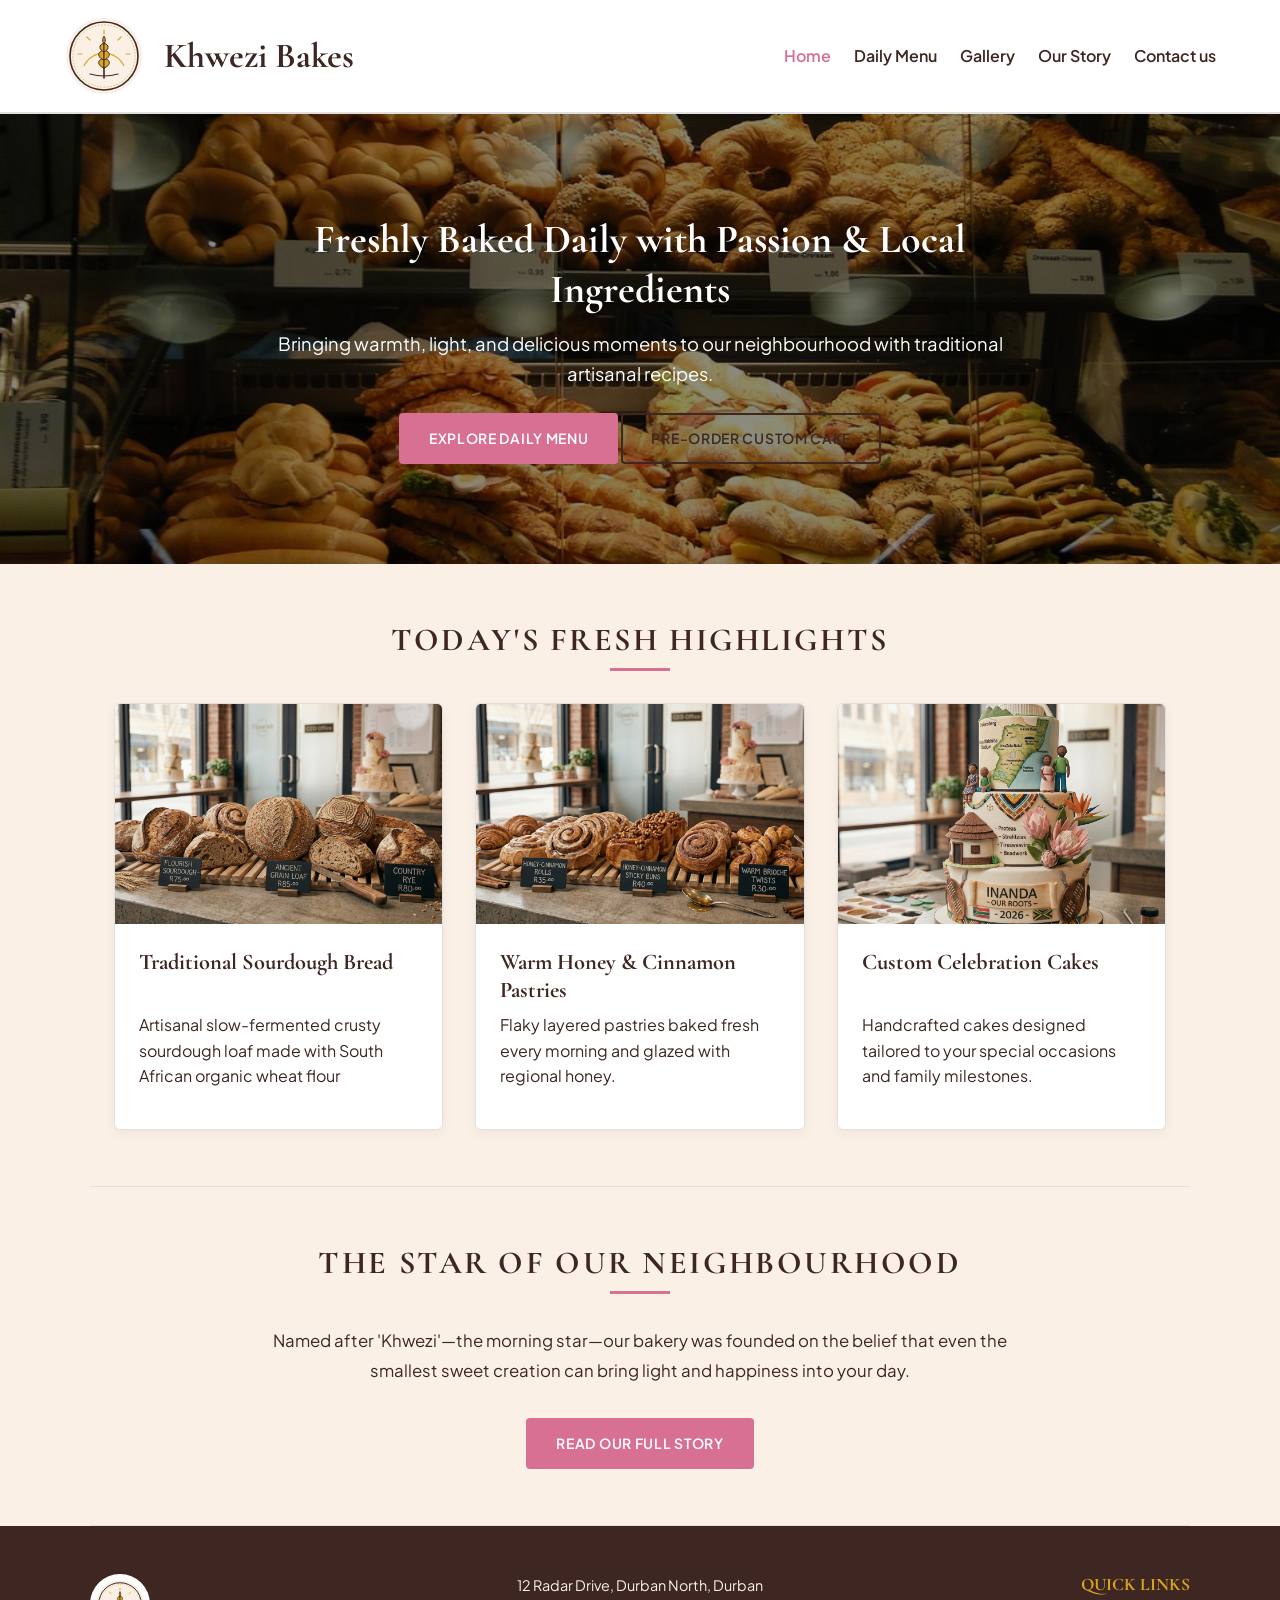
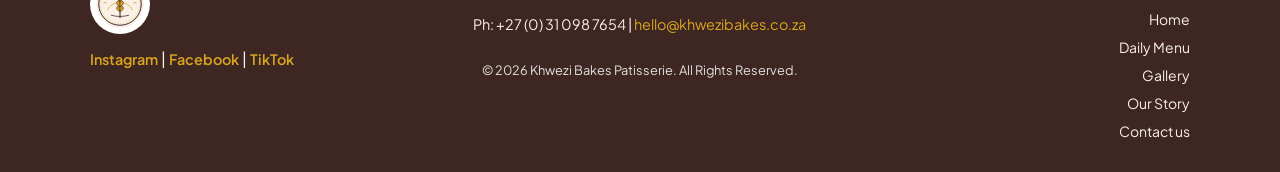
<file: index.html>
<!DOCTYPE html>
<html lang="en">

<head>
    <meta charset="UTF-8">
    <meta name="viewport" content="width=device-width, initial-scale=1.0">
    <title>Khwezi Bakes | Artisanal Bakery & Custom Cakes</title>
    <meta name="description"
        content="Khwezi Bakes offers fresh artisanal breads, flaky pastries, and custom celebration cakes in Durban North. Visit our daily menu and order today!">

    <!-- Open Graph Tags for Social Media Sharing -->
    <meta property="og:title" content="Khwezi Bakes | Artisanal Bakery">
    <meta property="og:description" content="Bringing warmth, light, and fresh baking to your family table.">
    <meta property="og:image" content="_images/logo.svg">
    <link rel="stylesheet" href="css_assets/styles.css">
</head>

<body>

    <!--Header and navigation tabs for different pages-->
    <header>
        <div id="navigation">
            <table>
                <tr>
                    <td class="logo-cell">
                        <img src="_images/logo.svg" alt="Khwezi Bakes Logo">
                    </td>
                    <td>
                        <h1>Khwezi Bakes</h1>
                    </td>
                    <td>
                        <nav>
                            <a href="index.html" class="active">Home</a>
                            <a href="menu.html">Daily Menu</a>
                            <a href="gallery.html">Gallery</a>
                            <a href="story.html">Our Story</a>
                            <a href="contact.html">Contact us</a>
                        </nav>
                    </td>
                </tr>
            </table>
        </div>
    </header>

    <main>

        <!-- HERO BANNER WITH SLIDESHOW -->
        <section class="hero-slideshow-container">
            <!-- Background Carousel Images -->
            <div class="hero-slide active" style="background-image: url('_images/hero-menu-slide.jpg');"></div>
            <div class="hero-slide" style="background-image: url('_images/hero-order-slide.jpg');"></div>
            <div class="hero-slide" style="background-image: url('_images/hero-gallery-slide.jpg');"></div>

            <!-- Dark overlay to keep text readable -->
            <div class="hero-overlay"></div>

            <!-- Hero Content (Text & Buttons) -->
            <div class="hero-content">
                <h1>Freshly Baked Daily with Passion & Local Ingredients</h1>
                <p>Bringing warmth, light, and delicious moments to our neighbourhood with traditional artisanal
                    recipes.</p>
                <div class="hero-buttons">
                    <a href="menu.html" class="btn btn-primary">EXPLORE DAILY MENU</a>
                    <a href="contact.html" class="btn btn-secondary">PRE-ORDER CUSTOM CAKE</a>
                </div>
            </div>
        </section>

        <section class="section-container highlights-section">
            <h2 class="section-title">TODAY'S FRESH HIGHLIGHTS</h2>
            <div class="card-grid-3">
                <div class="item-card">
                    <img src="_images/highlight-1.jpg" alt="Traditional Sourdough Bread" class="responsive-img" style="cursor:pointer;" onclick="document.getElementById('lightbox-img').src=this.src; document.getElementById('lightbox').style.display='flex';">
                    <div class="card-body">
                        <h3>Traditional Sourdough Bread</h3>
                        <p>Artisanal slow-fermented crusty sourdough loaf made with South African organic wheat flour
                        </p>
                    </div>
                </div>

                <div class="item-card">
                    <img src="_images/highlight-2.jpg" alt="Warm Honey & Cinnamon Pastries" class="responsive-img" style="cursor:pointer;" onclick="document.getElementById('lightbox-img').src=this.src; document.getElementById('lightbox').style.display='flex';">
                    <div class="card-body">
                        <h3>Warm Honey & Cinnamon Pastries</h3>
                        <p>Flaky layered pastries baked fresh every morning and glazed with regional honey.</p>
                    </div>
                </div>

                <div class="item-card">
                    <img src="_images/highlight-3.jpg" alt="Custom Celebration Cakes" class="responsive-img" style="cursor:pointer;" onclick="document.getElementById('lightbox-img').src=this.src; document.getElementById('lightbox').style.display='flex';">
                    <div class="card-body">
                        <h3>Custom Celebration Cakes</h3>
                        <p>Handcrafted cakes designed tailored to your special occasions and family milestones.</p>
                    </div>
                </div>
            </div>
        </section>

        <!--Quick story of khwezi bakes and a cta button-->
        <section class="section-container story-teaser-section">
            <h2 class="section-title">THE STAR OF OUR NEIGHBOURHOOD</h2>
            <div class="narrative-content" style="text-align: center; max-width: 800px; margin: 0 auto;">
                <p>Named after 'Khwezi'—the morning star—our bakery was founded on the belief that even the smallest
                    sweet creation can bring light and happiness into your day.</p>
                <div class="cta-wrap">
                    <a href="story.html" class="btn btn-primary">Read Our Full Story</a>
                </div>
            </div>
        </section>
    </main>

    <!--website footer containing social media links (fictional), 
contact info, quick links to website pages and branded copyright khwezi bakes text-->
    <footer class="site-footer">
        <div class="footer-container">
            <div class="footer-col footer-left">
                <img src="_images/logo.svg" alt="Khwezi Bakes Logo" class="footer-logo">
                <div class="social-links">
                    <a href="https://www.instagram.com/khwezibakes_sa/" target="_blank"
                        rel="noopener noreferrer">Instagram</a> |
                    <a href="https://www.facebook.com/share/19zCnnTtfj/" target="_blank"
                        rel="noopener noreferrer">Facebook</a> |
                    <a href="https://www.tiktok.com/@khwezi.bakes.pati" target="_blank"
                        rel="noopener noreferrer">TikTok</a>
                </div>
            </div>

            <div class="footer-col footer-center">
                <p class="footer-address">12 Radar Drive, Durban North, Durban</p>
                <p class="footer-contact">Ph: +27 (0) 31 098 7654 | <a
                        href="mailto:hello@khwezibakes.co.za">hello@khwezibakes.co.za</a></p>
                <p class="copyright">&copy; 2026 Khwezi Bakes Patisserie. All Rights Reserved.</p>
            </div>

            <div class="footer-col footer-right">
                <h4>QUICK LINKS</h4>
                <div class="footer-nav">
                    <a href="index.html">Home</a>
                    <a href="menu.html">Daily Menu</a>
                    <a href="gallery.html">Gallery</a>
                    <a href="story.html">Our Story</a>
                    <a href="contact.html">Contact us</a>
                </div>
            </div>
        </div>
    </footer>
    <script src="script.js"></script>
  <div id="lightbox" style="display:none; position:fixed; inset:0; background:rgba(0,0,0,0.9); z-index:999999; align-items:center; justify-content:center;" onclick="this.style.display='none'">
  <img id="lightbox-img" style="max-width:90%; max-height:90%; border-radius:10px;">
</div>

</body>

</html>
</file>
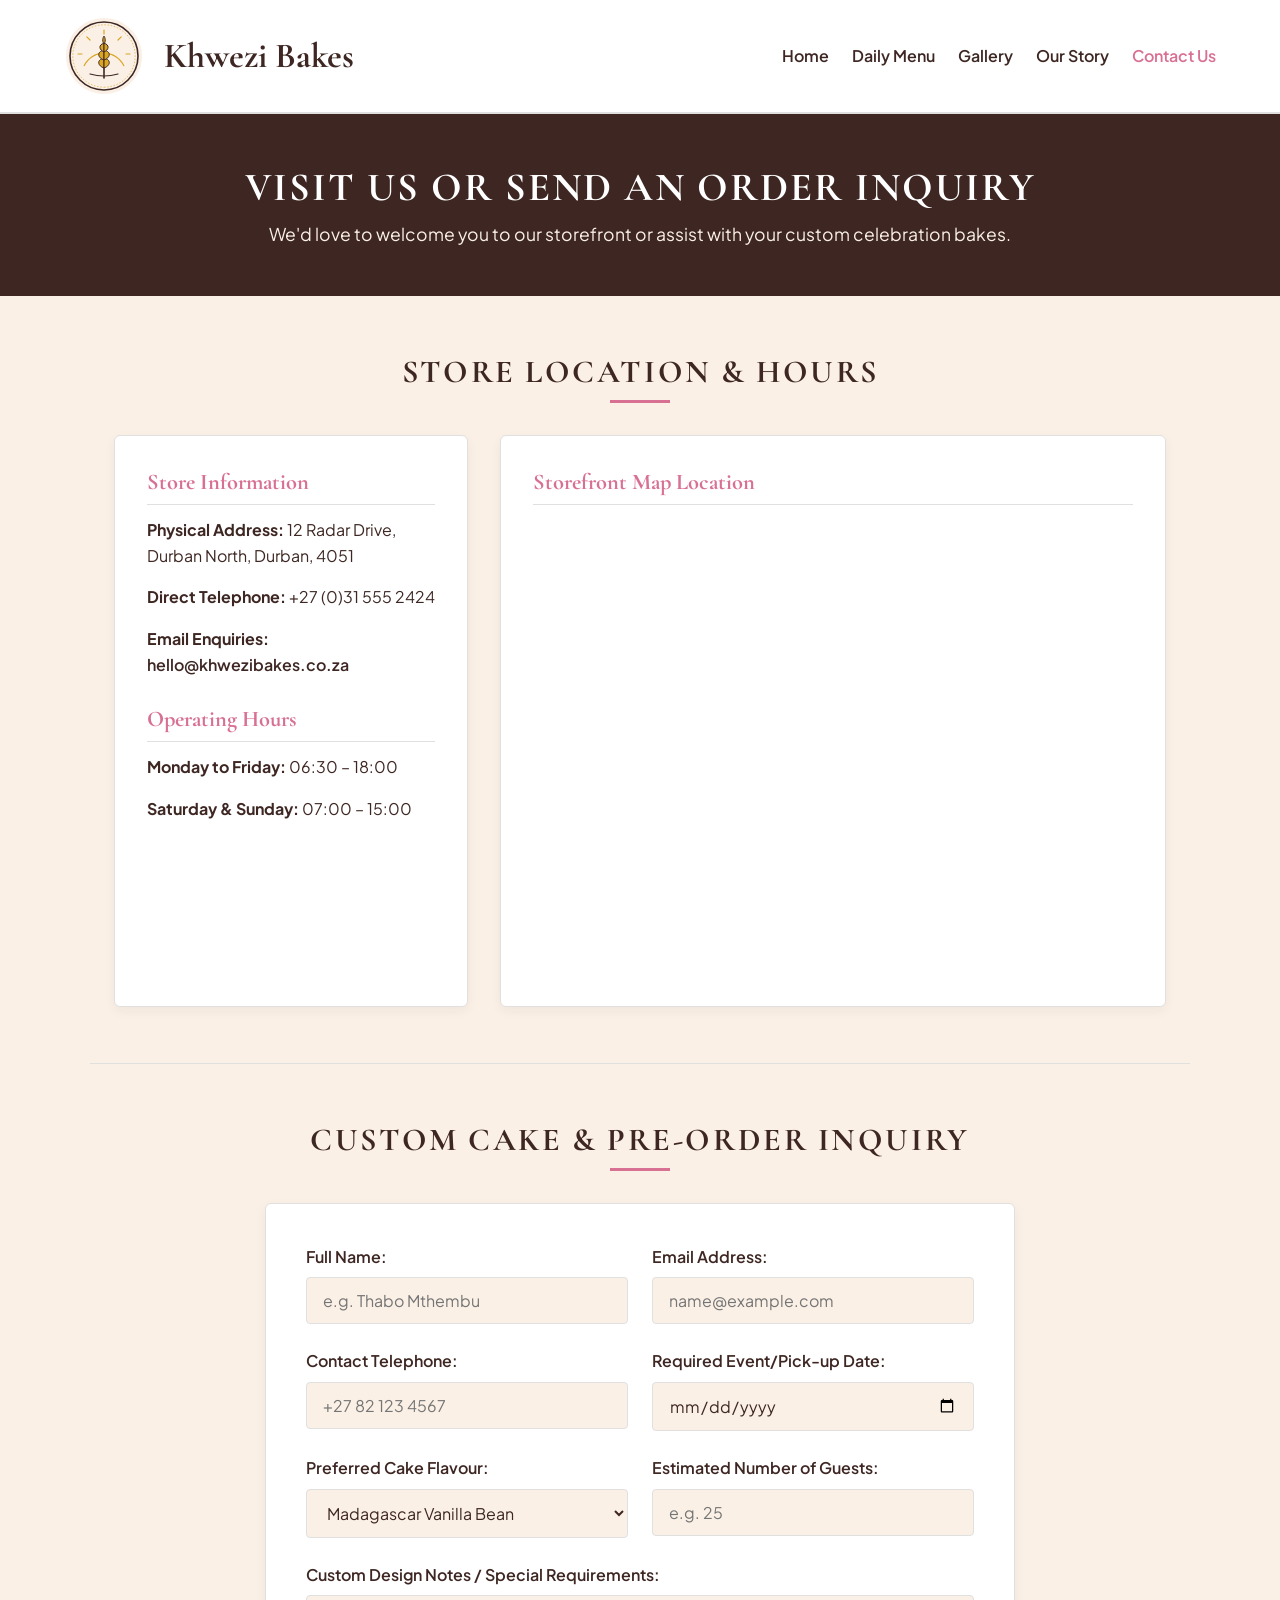
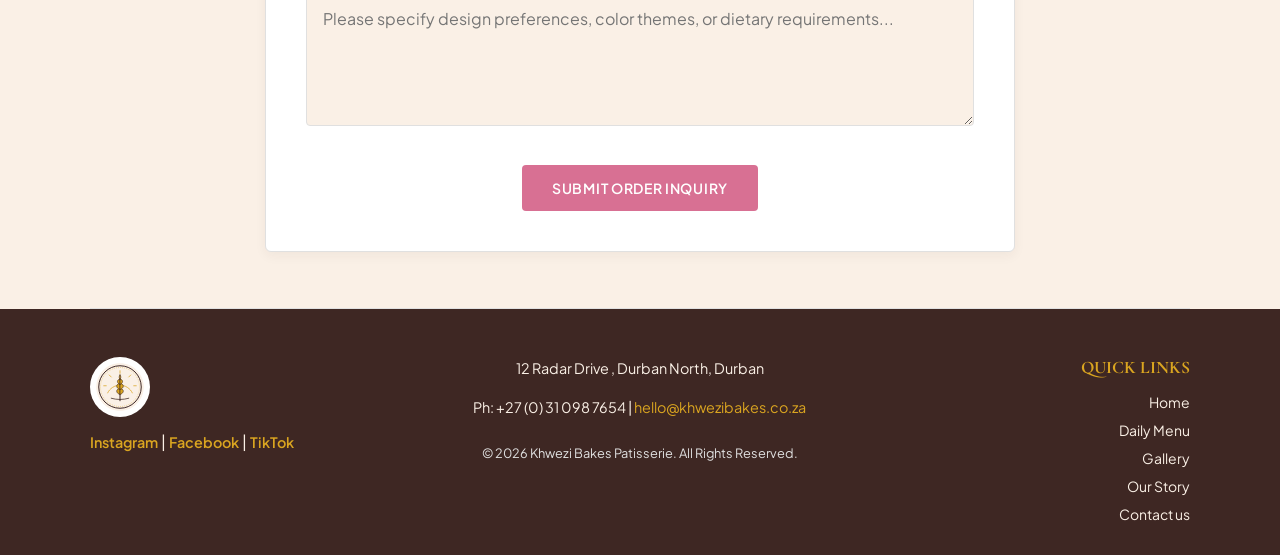
<file: contact.html>
<!DOCTYPE html>
<html lang="en">

<head>
    <meta charset="UTF-8">
    <meta name="viewport" content="width=device-width, initial-scale=1.0">
    <title>Khwezi Bakes | Artisanal Bakery & Custom Cakes</title>
    <meta name="description"
        content="Khwezi Bakes offers fresh artisanal breads, flaky pastries, and custom celebration cakes in Durban North. Visit our daily menu and order today!">

    <!-- Open Graph Tags for Social Media Sharing -->
    <meta property="og:title" content="Khwezi Bakes | Artisanal Bakery">
    <meta property="og:description" content="Bringing warmth, light, and fresh baking to your family table.">
    <meta property="og:image" content="_images/logo.svg">
    <link rel="stylesheet" href="css_assets/styles.css">
</head>

<body>


    <!--The below block of code was adapted from Gemini AI (2026)-->
    <!-- HEADER & NAVIGATION-->
    <header>
        <div id="navigation">
            <table>
                <tr>
                    <td class="logo-cell">
                        <img src="_images/logo.svg" alt="Khwezi Bakes Logo">
                    </td>
                    <td>
                        <h1>Khwezi Bakes</h1>
                    </td>
                    <td>
                        <nav>
                            <a href="index.html">Home</a>
                            <a href="menu.html">Daily Menu</a>
                            <a href="gallery.html">Gallery</a>
                            <a href="story.html">Our Story</a>
                            <a href="contact.html" class="active">Contact Us</a>
                        </nav>
                    </td>
                </tr>
            </table>
        </div>
    </header>

    <main>
        <!-- PAGE HERO / HEADER -->
        <section class="page-title-section">
            <h2>Visit Us or Send an Order Inquiry</h2>
            <p>We'd love to welcome you to our storefront or assist with your custom celebration bakes.</p>
        </section>

        <!-- STORE INFO & MAP GRID -->
        <section class="section-container contact-info-section">
            <h2 class="section-title">STORE LOCATION & HOURS</h2>
            <div class="contact-grid">
                <div class="info-card">
                    <div class="info-block">
                        <h3>Store Information</h3>
                        <p><strong>Physical Address:</strong> 12 Radar Drive, Durban North, Durban, 4051</p>
                        <p><strong>Direct Telephone:</strong> +27 (0)31 555 2424</p>
                        <p><strong>Email Enquiries:</strong> <a
                                href="mailto:hello@khwezibakes.co.za">hello@khwezibakes.co.za</a></p>
                    </div>

                    <div class="info-block">
                        <h3>Operating Hours</h3>
                        <p><strong>Monday to Friday:</strong> 06:30 – 18:00</p>
                        <p><strong>Saturday & Sunday:</strong> 07:00 – 15:00</p>
                    </div>
                </div>

                <div class="map-card">
                    <h3>Storefront Map Location</h3>
                    <div class="map-wrapper">
                        <iframe
                            src="https://www.google.com/maps/embed?pb=!1m18!1m12!1m3!1d3462.3386732452354!2d31.035617799999997!3d-29.796758600000004!2m3!1f0!2f0!3f0!3m2!1i1024!2i768!4f13.1!3m3!1m2!1s0x1ef707aa871594bd%3A0x8f02f03f86d820cd!2sEmeris%20-%20Durban%20North%20Campus!5e0!3m2!1sen!2sza!4v1791199201729!5m2!1sen!2sza"
                            width="600" height="450" style="border:0;" allowfullscreen="" loading="lazy"
                            referrerpolicy="strict-origin-when-cross-origin">
                        </iframe>
                        </iframe>
                    </div>
                </div>
            </div>
        </section>

        <!-- CUSTOM CAKE & PRE-ORDER INQUIRY FORM -->
        <section class="section-container form-section">
            <h2 class="section-title">CUSTOM CAKE & PRE-ORDER INQUIRY</h2>
            <div class="estimator-card form-card">
                <form action="#" method="post" class="inquiry-form">
                    <div class="form-row">
                        <div class="form-group">
                            <label for="customer-name">Full Name:</label>
                            <input type="text" id="customer-name" name="customer-name" class="form-control"
                                placeholder="e.g. Thabo Mthembu" required>
                        </div>

                        <div class="form-group">
                            <label for="customer-email">Email Address:</label>
                            <input type="email" id="customer-email" name="customer-email" class="form-control"
                                placeholder="name@example.com" required>
                        </div>
                    </div>

                    <div class="form-row">
                        <div class="form-group">
                            <label for="customer-phone">Contact Telephone:</label>
                            <input type="tel" id="customer-phone" name="customer-phone" class="form-control"
                                placeholder="+27 82 123 4567" required>
                        </div>

                        <div class="form-group">
                            <label for="event-date">Required Event/Pick-up Date:</label>
                            <input type="date" id="event-date" name="event-date" class="form-control" required>
                        </div>
                    </div>

                    <div class="form-row">
                        <div class="form-group">
                            <label for="cake-flavour">Preferred Cake Flavour:</label>
                            <select id="cake-flavour" name="cake-flavour" class="form-control">
                                <option value="vanilla">Madagascar Vanilla Bean</option>
                                <option value="chocolate">Belgian Cocoa Fudge</option>
                                <option value="red-velvet">Traditional Red Velvet</option>
                                <option value="carrot">Spiced Carrot & Pecan</option>
                                <option value="other">Other / Custom Request</option>
                            </select>
                        </div>

                        <div class="form-group">
                            <label for="guest-count">Estimated Number of Guests:</label>
                            <input type="number" id="guest-count" name="guest-count" min="1" class="form-control"
                                placeholder="e.g. 25" required>
                        </div>
                    </div>

                    <div class="form-group">
                        <label for="order-notes">Custom Design Notes / Special Requirements:</label>
                        <textarea id="order-notes" name="order-notes" rows="5" class="form-control"
                            placeholder="Please specify design preferences, color themes, or dietary requirements..."></textarea>
                    </div>

                    <div class="cta-wrap">
                        <button type="submit" class="btn btn-primary">Submit Order Inquiry</button>
                    </div>
                </form>
            </div>
        </section>
    </main>

    <!-- FOOTER -->
    <footer class="site-footer">
        <div class="footer-container">
            <div class="footer-col footer-left">
                <img src="_images/logo.svg" alt="Khwezi Bakes Logo" class="footer-logo">
                <div class="social-links">
                    <a href="https://www.instagram.com/khwezibakes_sa/" target="_blank"
                
                        rel="noopener noreferrer">Instagram</a> |
                    <a href="https://www.facebook.com/share/19zCnnTtfj/" target="_blank"
                        rel="noopener noreferrer">Facebook</a> |
                    <a href="https://www.tiktok.com/@khwezi.bakes.pati" target="_blank"
                        rel="noopener noreferrer">TikTok</a>
                </div>
            </div>

            <div class="footer-col footer-center">
                <p class="footer-address">12 Radar Drive , Durban North, Durban</p>
                <p class="footer-contact">Ph: +27 (0) 31 098 7654 | <a
                        href="mailto:hello@khwezibakes.co.za">hello@khwezibakes.co.za</a></p>
                <p class="copyright">&copy; 2026 Khwezi Bakes Patisserie. All Rights Reserved.</p>
            </div>

            <div class="footer-col footer-right">
                <h4>QUICK LINKS</h4>
                <div class="footer-nav">
                    <a href="index.html">Home</a>
                    <a href="menu.html">Daily Menu</a>
                    <a href="gallery.html">Gallery</a>
                    <a href="story.html">Our Story</a>
                    <a href="contact.html">Contact us</a>
                </div>
            </div>
        </div>
    </footer>
    <script src="script.js"></script>
</body>

</html>
</file>
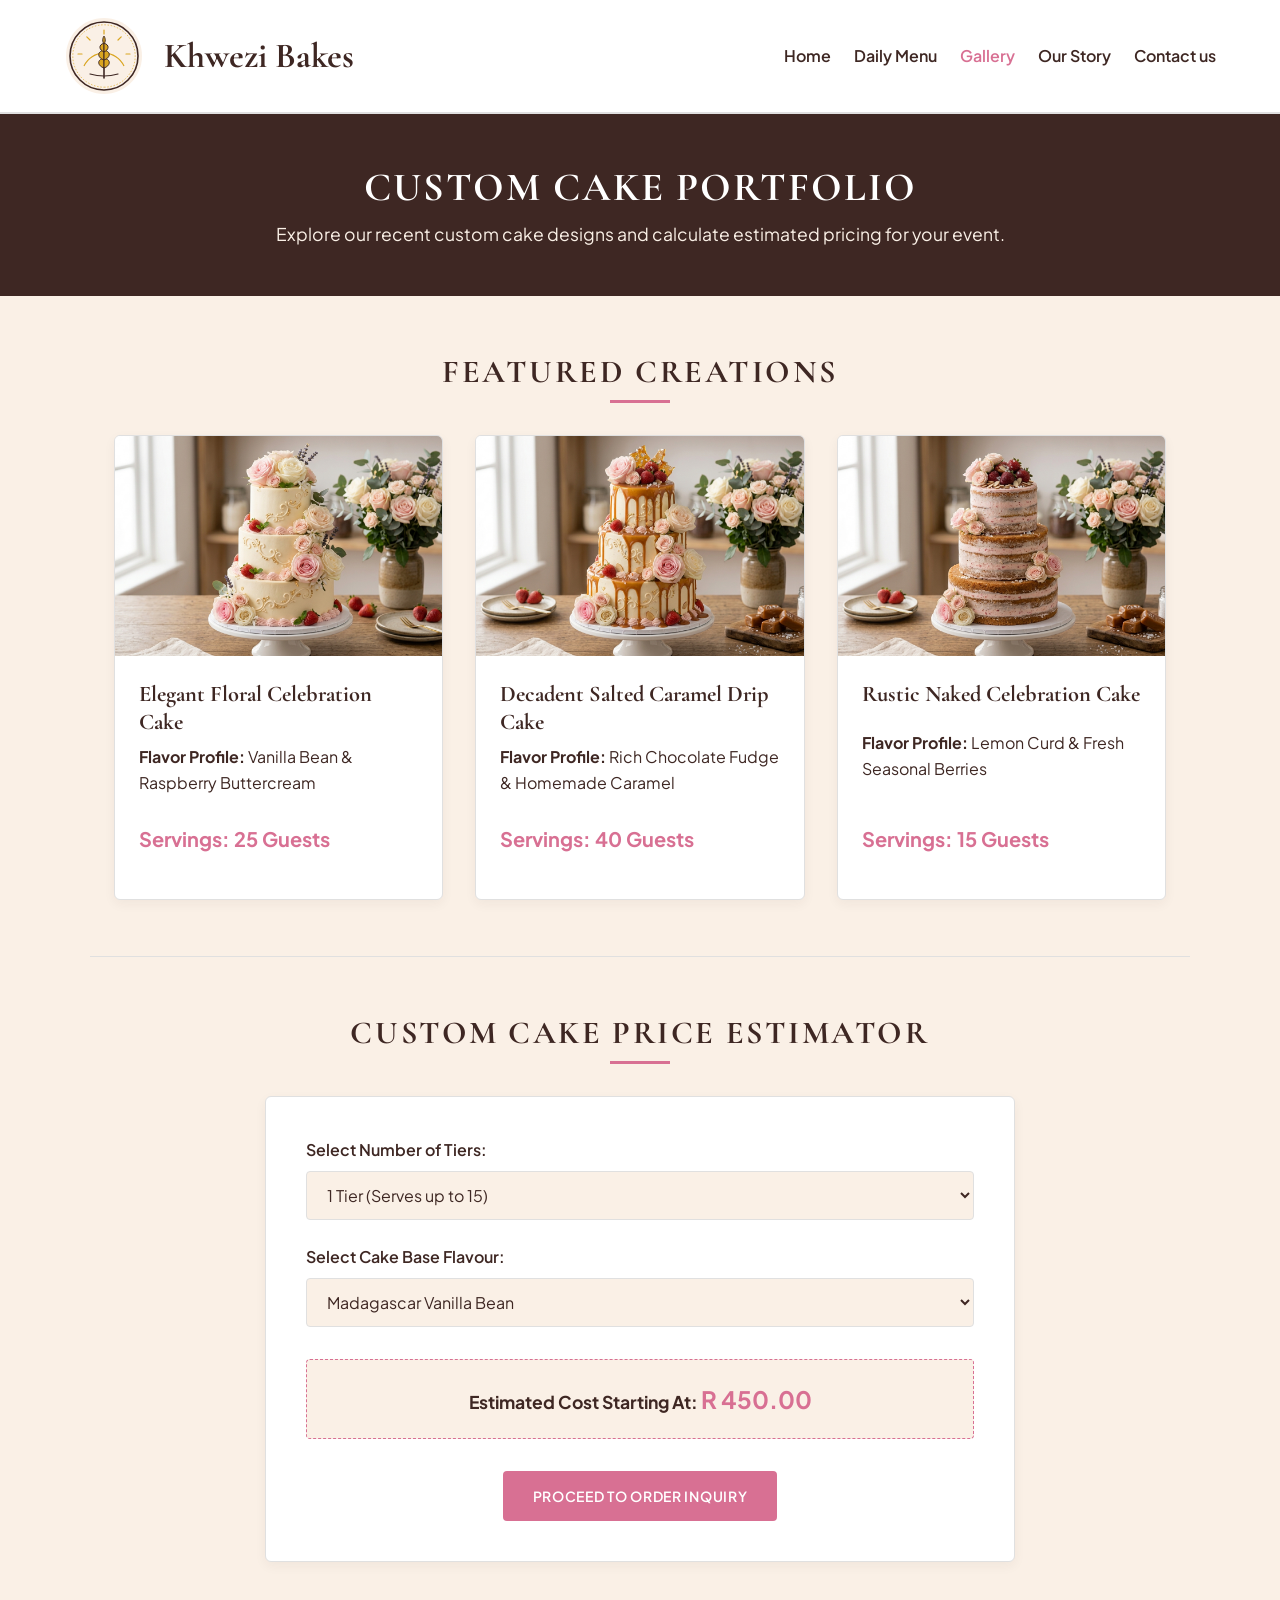
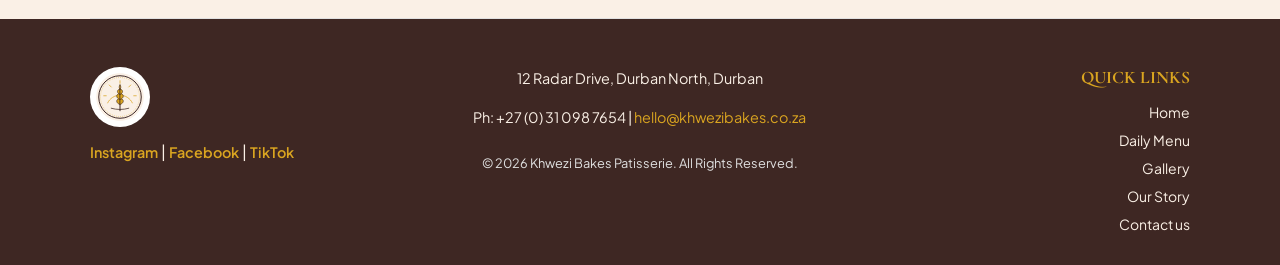
<file: gallery.html>
<!DOCTYPE html>
<html lang="en">

<head>
    <meta charset="UTF-8">
    <meta name="viewport" content="width=device-width, initial-scale=1.0">
    <title>Khwezi Bakes | Artisanal Bakery & Custom Cakes</title>
    <meta name="description"
        content="Khwezi Bakes offers fresh artisanal breads, flaky pastries, and custom celebration cakes in Durban North. Visit our daily menu and order today!">

    <!-- Open Graph Tags for Social Media Sharing -->
    <meta property="og:title" content="Khwezi Bakes | Artisanal Bakery">
    <meta property="og:description" content="Bringing warmth, light, and fresh baking to your family table.">
    <meta property="og:image" content="_images/logo.svg">
    <link rel="stylesheet" href="css_assets/styles.css">
</head>

<body>

    <!-- HEADER & NAVIGATION  -->
    <header>
        <div id="navigation">
            <table>
                <tr>
                    <td class="logo-cell">
                        <img src="_images/logo.svg" alt="Khwezi Bakes Logo">
                    </td>
                    <td>
                        <h1>Khwezi Bakes</h1>
                    </td>
                    <td>
                        <nav>
                            <a href="index.html">Home</a>
                            <a href="menu.html">Daily Menu</a>
                            <a href="gallery.html" class="active">Gallery</a>
                            <a href="story.html">Our Story</a>
                            <a href="contact.html">Contact us</a>
                        </nav>
                    </td>
                </tr>
            </table>
        </div>
    </header>

    <main>
        <!-- PAGE HERO / HEADER -->
        <section class="page-title-section">
            <h2>Custom Cake Portfolio</h2>
            <p>Explore our recent custom cake designs and calculate estimated pricing for your event.</p>
        </section>

        <!-- PORTFOLIO GALLERY GRID -->
        <section class="section-container gallery-section">
            <h2 class="section-title">FEATURED CREATIONS</h2>
            <div class="card-grid-3">
                <div class="item-card">
                    <img src="_images/most-wanted-1.jpg" alt="Elegant Floral Celebration Cake" class="responsive-img">
                    <div class="card-body">
                        <h3>Elegant Floral Celebration Cake</h3>
                        <p><strong>Flavor Profile:</strong> Vanilla Bean & Raspberry Buttercream</p>
                        <p class="price-tag">Servings: 25 Guests</p>
                    </div>
                </div>

                <div class="item-card">
                    <img src="_images/most-wanted-2.jpg" alt="Decadent Salted Caramel Drip Cake" class="responsive-img">
                    <div class="card-body">
                        <h3>Decadent Salted Caramel Drip Cake</h3>
                        <p><strong>Flavor Profile:</strong> Rich Chocolate Fudge & Homemade Caramel</p>
                        <p class="price-tag">Servings: 40 Guests</p>
                    </div>
                </div>

                <div class="item-card">
                    <img src="_images/most-wanted-3.jpg" alt="Rustic Naked Celebration Cake" class="responsive-img">
                    <div class="card-body">
                        <h3>Rustic Naked Celebration Cake</h3>
                        <p><strong>Flavor Profile:</strong> Lemon Curd & Fresh Seasonal Berries</p>
                        <p class="price-tag">Servings: 15 Guests</p>
                    </div>
                </div>
            </div>
        </section>

        <!-- CUSTOM CAKE PRICE ESTIMATOR -->
        <section class="section-container estimator-section">
            <h2 class="section-title">CUSTOM CAKE PRICE ESTIMATOR</h2>
            <div class="estimator-card">
                <form action="#" method="get" class="estimator-form">
                    <div class="form-group">
                        <label for="tier-select">Select Number of Tiers:</label>
                        <select id="tier-select" name="tier-select" class="form-control">
                            <option value="1">1 Tier (Serves up to 15)</option>
                            <option value="2">2 Tiers (Serves 20–35)</option>
                            <option value="3">3 Tiers (Serves 40–70)</option>
                        </select>
                    </div>

                    <div class="form-group">
                        <label for="flavour-select">Select Cake Base Flavour:</label>
                        <select id="flavour-select" name="flavour-select" class="form-control">
                            <option value="vanilla">Madagascar Vanilla Bean</option>
                            <option value="chocolate">Belgian Cocoa Fudge</option>
                            <option value="red-velvet">Traditional Red Velvet</option>
                            <option value="carrot">Spiced Carrot & Pecan</option>
                        </select>
                    </div>

                    <div class="estimate-result">
                        <p><strong>Estimated Cost Starting At:</strong> <span class="estimate-price">R 450.00</span></p>
                    </div>

                    <div class="cta-wrap">
                        <a href="contact.html" class="btn btn-primary">Proceed to Order Inquiry</a>
                    </div>
                </form>
            </div>
        </section>
    </main>

    <!-- FOOTER -->
    <footer class="site-footer">
        <div class="footer-container">
            <div class="footer-col footer-left">
                <img src="_images/logo.svg" alt="Khwezi Bakes Logo" class="footer-logo">
                <div class="social-links">
                    <a href="https://www.instagram.com/khwezibakes_sa/" target="_blank"
                        rel="noopener noreferrer">Instagram</a> |
                    <a href="https://www.facebook.com/share/19zCnnTtfj/" target="_blank"
                        rel="noopener noreferrer">Facebook</a> |
                    <a href="https://www.tiktok.com/@khwezi.bakes.pati" target="_blank"
                        rel="noopener noreferrer">TikTok</a>
                </div>
            </div>

            <div class="footer-col footer-center">
                <p class="footer-address">12 Radar Drive, Durban North, Durban</p>
                <p class="footer-contact">Ph: +27 (0) 31 098 7654 | <a
                        href="mailto:hello@khwezibakes.co.za">hello@khwezibakes.co.za</a></p>
                <p class="copyright">&copy; 2026 Khwezi Bakes Patisserie. All Rights Reserved.</p>
            </div>

            <div class="footer-col footer-right">
                <h4>QUICK LINKS</h4>
                <div class="footer-nav">
                    <a href="index.html">Home</a>
                    <a href="menu.html">Daily Menu</a>
                    <a href="gallery.html">Gallery</a>
                    <a href="story.html">Our Story</a>
                    <a href="contact.html">Contact us</a>
                </div>
            </div>
        </div>
    </footer>
    <script src="script.js"></script>
    <div id="lightbox" style="display:none; position:fixed; inset:0; background:rgba(0,0,0,0.9); z-index:999999; align-items:center; justify-content:center; cursor:pointer;" onclick="this.style.display='none'">
  <img id="lightbox-img" style="max-width:90%; max-height:90%; border-radius:12px;">
</div>
 
<script>
document.addEventListener("DOMContentLoaded", () => {
  const lightbox = document.getElementById('lightbox');
  const lightboxImg = document.getElementById('lightbox-img');
  document.querySelectorAll('.responsive-img').forEach(img => {
    img.style.cursor = 'pointer';
    img.addEventListener('click', () => {
      lightboxImg.src = img.src;
      lightbox.style.display = 'flex';
    });
  });
});
</script>
 
</body>

</html>
</file>
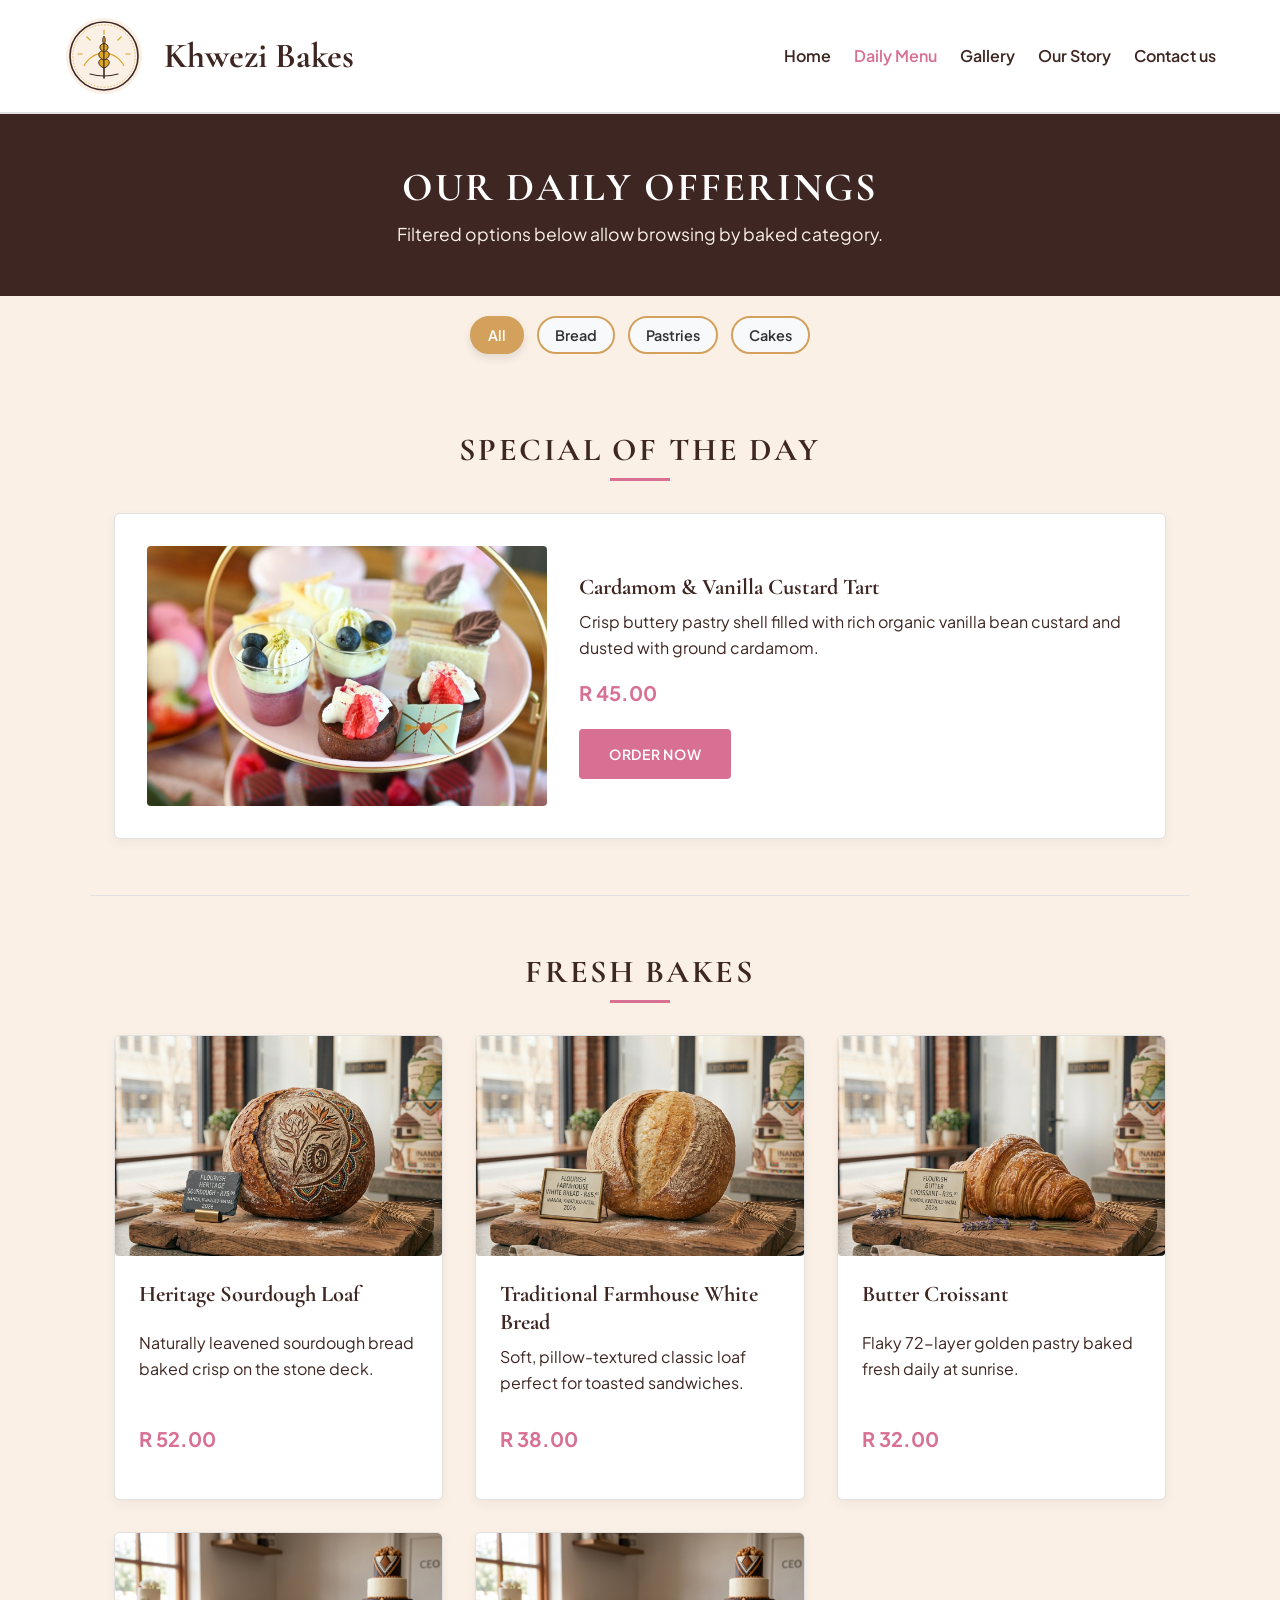
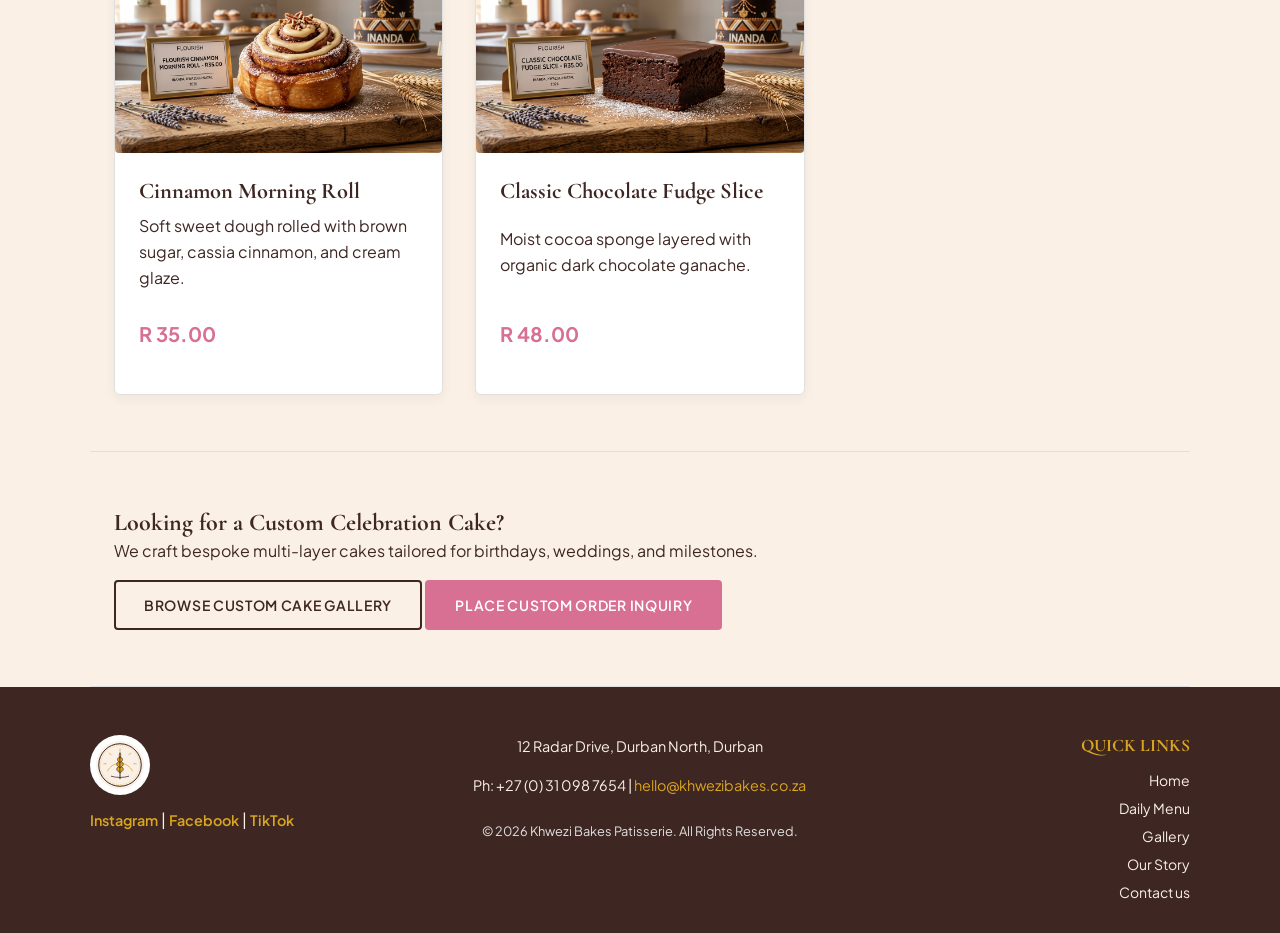
<file: menu.html>
<!DOCTYPE html>
<html lang="en">

<head>
    <meta charset="UTF-8">
    <meta name="viewport" content="width=device-width, initial-scale=1.0">
    <title>Khwezi Bakes | Artisanal Bakery & Custom Cakes</title>
    <meta name="description"
        content="Khwezi Bakes offers fresh artisanal breads, flaky pastries, and custom celebration cakes in Durban North. Visit our daily menu and order today!">

    <!-- Open Graph Tags for Social Media Sharing -->
    <meta property="og:title" content="Khwezi Bakes | Artisanal Bakery">
    <meta property="og:description" content="Bringing warmth, light, and fresh baking to your family table.">
    <meta property="og:image" content="_images/logo.svg">
    <link rel="stylesheet" href="css_assets/styles.css">
</head>

<body>

    <!-- HEADER & NAVIGATION (Using Table Structure) -->
    <header>
        <div id="navigation">
            <table>
                <tr>
                    <td class="logo-cell">
                        <img src="_images/logo.svg" alt="Khwezi Bakes Logo">
                    </td>
                    <td>
                        <h1>Khwezi Bakes</h1>
                    </td>
                    <td>
                        <nav>
                            <a href="index.html">Home</a>
                            <a href="menu.html" class="active">Daily Menu</a>
                            <a href="gallery.html">Gallery</a>
                            <a href="story.html">Our Story</a>
                            <a href="contact.html">Contact us</a>
                        </nav>
                    </td>
                </tr>
            </table>
        </div>
    </header>

    <main>
        <!-- PAGE HERO / HEADER -->
        <section class="page-title-section">
            <h2>Our Daily Offerings</h2>
            <p>Filtered options below allow browsing by baked category.</p>
        </section>

        <!-- MENU FILTER BUTTONS -->
        <div class="filter-container" style="text-align: center; margin: 20px 0;">
            <button class="filter-btn active" data-category="all"
                style="padding: 8px 16px; margin: 0 5px; cursor: pointer;">All</button>
            <button class="filter-btn" data-category="bread"
                style="padding: 8px 16px; margin: 0 5px; cursor: pointer;">Bread</button>
            <button class="filter-btn" data-category="pastries"
                style="padding: 8px 16px; margin: 0 5px; cursor: pointer;">Pastries</button>
            <button class="filter-btn" data-category="cakes"
                style="padding: 8px 16px; margin: 0 5px; cursor: pointer;">Cakes</button>
        </div>

        <!-- SPECIAL OF THE DAY -->
        <section class="section-container special-section">
            <h2 class="section-title">SPECIAL OF THE DAY</h2>
            <div class="special-card">
                <div class="special-image-wrap">
                    <img src="_images/special-eclair.jpeg" alt="Cardamom & Vanilla Custard Tart" class="responsive-img">
                </div>
                <div class="special-details">
                    <h3>Cardamom & Vanilla Custard Tart</h3>
                    <p>Crisp buttery pastry shell filled with rich organic vanilla bean custard and dusted with ground
                        cardamom.</p>
                    <p class="price-tag">R 45.00</p>
                    <a href="contact.html" class="btn btn-primary">Order Now</a>
                </div>
            </div>
        </section>

        <!-- DAILY MENU ITEMS GRID -->
        <section class="section-container menu-items-section">
            <h2 class="section-title">FRESH BAKES</h2>
            <div class="card-grid-3">
                <div class="item-card" data-category="bread">
                    <div class="special-image-wrap">
                        <img src="_images/fresh-bakes-1.jpg" alt="Cardamom & Heritage sourdough loaf"
                            class="responsive-img">
                    </div>
                    <div class="card-body">
                        <h3>Heritage Sourdough Loaf</h3>
                        <p>Naturally leavened sourdough bread baked crisp on the stone deck.</p>
                        <p class="price-tag">R 52.00</p>
                    </div>
                </div>

                <div class="item-card" data-category="bread">
                    <div class="special-image-wrap">
                        <img src="_images/fresh-bakes-2.jpg" alt="Traditional Farmhouse White Bread"
                            class="responsive-img">
                    </div>
                    <div class="card-body">
                        <h3>Traditional Farmhouse White Bread</h3>
                        <p>Soft, pillow-textured classic loaf perfect for toasted sandwiches.</p>
                        <p class="price-tag">R 38.00</p>
                    </div>
                </div>

                <div class="item-card" data-category="pastries">
                    <div class="special-image-wrap">
                        <img src="_images/fresh-bakes-3.jpg" alt="Butter croissant" class="responsive-img">
                    </div>
                    <div class="card-body">
                        <h3>Butter Croissant</h3>
                        <p>Flaky 72-layer golden pastry baked fresh daily at sunrise.</p>
                        <p class="price-tag">R 32.00</p>
                    </div>
                </div>

                <div class="item-card" data-category="pastries">
                    <div class="special-image-wrap">
                        <img src="_images/fresh-bakes-4.jpg" alt="Cinnamon Morning Roll" class="responsive-img">
                    </div>
                    <div class="card-body">
                        <h3>Cinnamon Morning Roll</h3>
                        <p>Soft sweet dough rolled with brown sugar, cassia cinnamon, and cream glaze.</p>
                        <p class="price-tag">R 35.00</p>
                    </div>
                </div>

                <div class="item-card" data-category="cakes">
                    <div class="special-image-wrap">
                        <img src="_images/fresh-bakes-5.jpg" alt="Chocolate fudge slice" class="responsive-img">
                    </div>
                    <div class="card-body">
                        <h3>Classic Chocolate Fudge Slice</h3>
                        <p>Moist cocoa sponge layered with organic dark chocolate ganache.</p>
                        <p class="price-tag">R 48.00</p>
                    </div>
                </div>
            </div>
        </section>

        <!-- CUSTOM CELEBRATION CAKE CALLOUT -->
        <section class="section-container custom-cake-banner">
            <div class="banner-content">
                <h2>Looking for a Custom Celebration Cake?</h2>
                <p>We craft bespoke multi-layer cakes tailored for birthdays, weddings, and milestones.</p>
                <div class="banner-actions">
                    <a href="gallery.html" class="btn btn-secondary">Browse Custom Cake Gallery</a>
                    <a href="contact.html" class="btn btn-primary">Place Custom Order Inquiry</a>
                </div>
            </div>
        </section>
    </main>

    <!-- FOOTER -->
    <footer class="site-footer">
        <div class="footer-container">
            <div class="footer-col footer-left">
                <img src="_images/logo.svg" alt="Khwezi Bakes Logo" class="footer-logo">
                <div class="social-links">
                    <a href="https://www.instagram.com/khwezibakes_sa/" target="_blank"
                        rel="noopener noreferrer">Instagram</a> |
                    <a href="https://www.facebook.com/share/19zCnnTtfj/" target="_blank"
                        rel="noopener noreferrer">Facebook</a> |
                    <a href="https://www.tiktok.com/@khwezi.bakes.pati" target="_blank"
                        rel="noopener noreferrer">TikTok</a>
                </div>
            </div>

            <div class="footer-col footer-center">
                <p class="footer-address">12 Radar Drive, Durban North, Durban</p>
                <p class="footer-contact">Ph: +27 (0) 31 098 7654 | <a
                        href="mailto:hello@khwezibakes.co.za">hello@khwezibakes.co.za</a></p>
                <p class="copyright">&copy; 2026 Khwezi Bakes Patisserie. All Rights Reserved.</p>
            </div>

            <div class="footer-col footer-right">
                <h4>QUICK LINKS</h4>
                <div class="footer-nav">
                    <a href="index.html">Home</a>
                    <a href="menu.html">Daily Menu</a>
                    <a href="gallery.html">Gallery</a>
                    <a href="story.html">Our Story</a>
                    <a href="contact.html">Contact us</a>
                </div>
            </div>
        </div>
    </footer>
    <script src="script.js"></script>
  <div id="lightbox" style="display:none; position:fixed; inset:0; background:rgba(0,0,0,0.9); z-index:999999; align-items:center; justify-content:center; cursor:pointer;" onclick="this.style.display='none'">
  <img id="lightbox-img" style="max-width:90%; max-height:90%; border-radius:12px;">
</div>
 
<script>
document.addEventListener("DOMContentLoaded", () => {
  const lightbox = document.getElementById('lightbox');
  const lightboxImg = document.getElementById('lightbox-img');
  document.querySelectorAll('.responsive-img').forEach(img => {
    img.style.cursor = 'pointer';
    img.addEventListener('click', () => {
      lightboxImg.src = img.src;
      lightbox.style.display = 'flex';
    });
  });
});
</script>
 
</body>

</html>
</file>
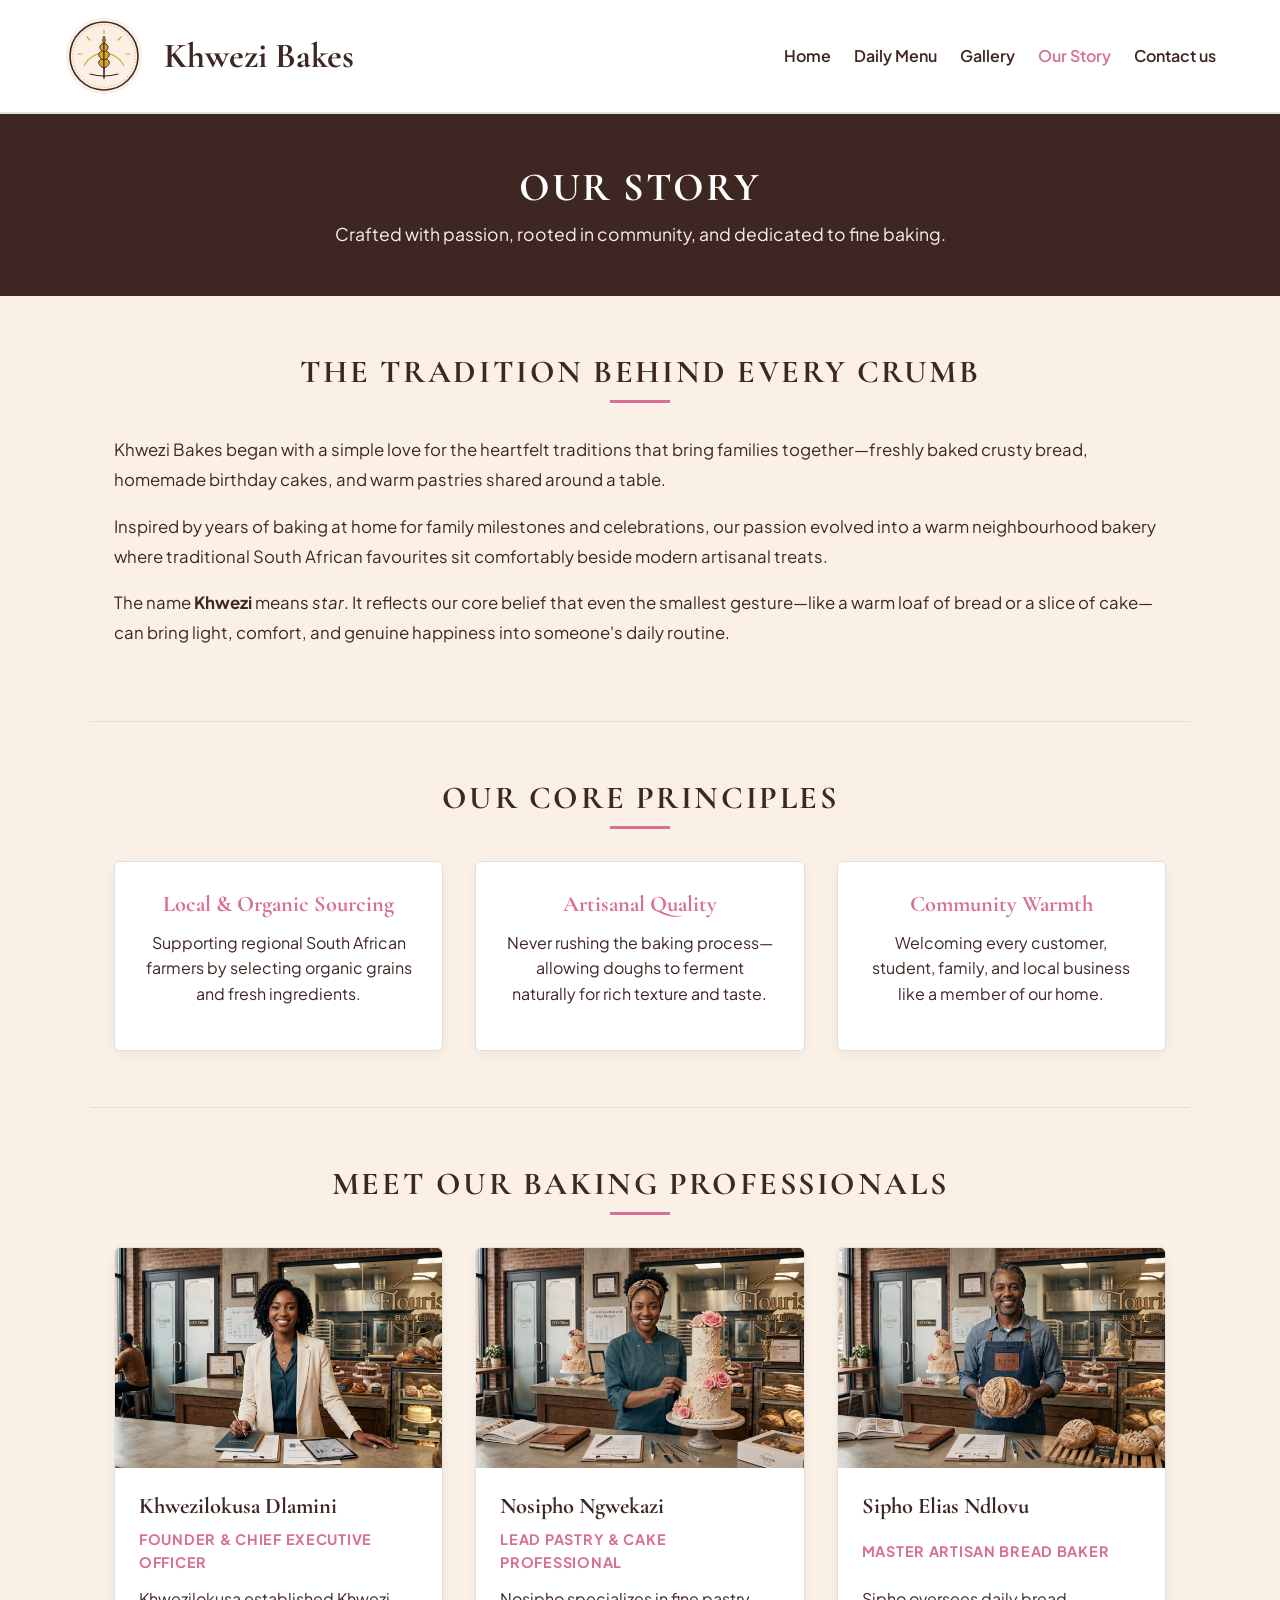
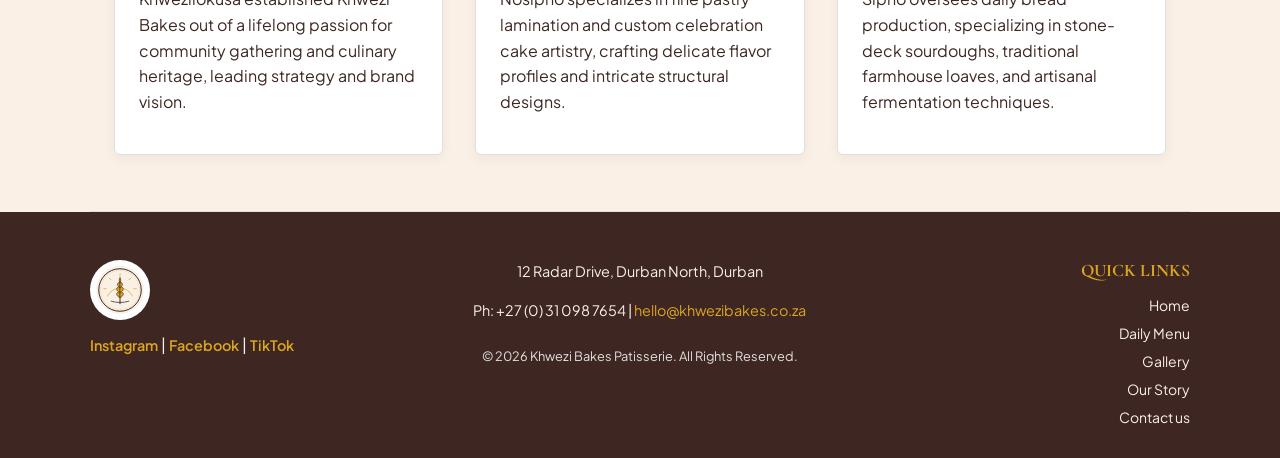
<file: story.html>
<!DOCTYPE html>
<html lang="en">

<head>
    <meta charset="UTF-8">
    <meta name="viewport" content="width=device-width, initial-scale=1.0">
    <title>Khwezi Bakes | Artisanal Bakery & Custom Cakes</title>
    <meta name="description"
        content="Khwezi Bakes offers fresh artisanal breads, flaky pastries, and custom celebration cakes in Durban North. Visit our daily menu and order today!">

    <!-- Open Graph Tags for Social Media Sharing -->
    <meta property="og:title" content="Khwezi Bakes | Artisanal Bakery">
    <meta property="og:description" content="Bringing warmth, light, and fresh baking to your family table.">
    <meta property="og:image" content="_images/logo.svg">
    <link rel="stylesheet" href="css_assets/styles.css">
</head>

<body>

    <!-- HEADER & NAVIGATION -->
    <header>
        <div id="navigation">
            <table>
                <tr>
                    <td class="logo-cell">
                        <img src="_images/logo.svg" alt="Khwezi Bakes Logo">
                    </td>
                    <td>
                        <h1>Khwezi Bakes</h1>
                    </td>
                    <td>
                        <nav>
                            <a href="index.html">Home</a>
                            <a href="menu.html">Daily Menu</a>
                            <a href="gallery.html">Gallery</a>
                            <a href="story.html" class="active">Our Story</a>
                            <a href="contact.html">Contact us</a>
                        </nav>
                    </td>
                </tr>
            </table>
        </div>
    </header>

    <main>
        <!-- PAGE HERO / HEADER -->
        <section class="page-title-section">
            <h2>Our Story</h2>
            <p>Crafted with passion, rooted in community, and dedicated to fine baking.</p>
        </section>

        <!-- BAKERY NARRATIVE -->
        <section class="section-container narrative-section">
            <h2 class="section-title">THE TRADITION BEHIND EVERY CRUMB</h2>
            <div class="story-summary-content narrative-content">
                <p>Khwezi Bakes began with a simple love for the heartfelt traditions that bring families
                    together—freshly baked crusty bread, homemade birthday cakes, and warm pastries shared around a
                    table.</p>
                <p>Inspired by years of baking at home for family milestones and celebrations, our passion evolved into
                    a warm neighbourhood bakery where traditional South African favourites sit comfortably beside modern
                    artisanal treats.</p>
                <p>The name <strong>Khwezi</strong> means <em>star</em>. It reflects our core belief that even the
                    smallest gesture—like a warm loaf of bread or a slice of cake—can bring light, comfort, and genuine
                    happiness into someone's daily routine.</p>
            </div>
        </section>

        <!-- OUR PRINCIPLES -->
        <section class="section-container values-section">
            <h2 class="section-title">OUR CORE PRINCIPLES</h2>
            <div class="card-grid-3">
                <div class="value-card">
                    <h3>Local & Organic Sourcing</h3>
                    <p>Supporting regional South African farmers by selecting organic grains and fresh ingredients.</p>
                </div>
                <div class="value-card">
                    <h3>Artisanal Quality</h3>
                    <p>Never rushing the baking process—allowing doughs to ferment naturally for rich texture and taste.
                    </p>
                </div>
                <div class="value-card">
                    <h3>Community Warmth</h3>
                    <p>Welcoming every customer, student, family, and local business like a member of our home.</p>
                </div>
            </div>
        </section>

        <!-- MEET THE TEAM SECTION -->
        <section class="section-container team-section">
            <h2 class="section-title">MEET OUR BAKING PROFESSIONALS</h2>

            <div class="card-grid-3">
                <article class="item-card team-profile">
                    <img src="_images/team-1.jpg" alt="Khwezilokusa Dlamini" class="responsive-img">
                    <div class="card-body">
                        <h3>Khwezilokusa Dlamini</h3>
                        <p class="role-title">Founder & Chief Executive Officer</p>
                        <p>Khwezilokusa established Khwezi Bakes out of a lifelong passion for community gathering and
                            culinary heritage, leading strategy and brand vision.</p>
                    </div>
                </article>

                <article class="item-card team-profile">
                    <img src="_images/team-2.jpg" alt="Nosipho Ngwekazi" class="responsive-img">
                    <div class="card-body">
                        <h3>Nosipho Ngwekazi</h3>
                        <p class="role-title">Lead Pastry & Cake Professional</p>
                        <p>Nosipho specializes in fine pastry lamination and custom celebration cake artistry, crafting
                            delicate flavor profiles and intricate structural designs.</p>
                    </div>
                </article>

                <article class="item-card team-profile">
                    <img src="_images/team-3.jpg" alt="Sipho Elias Ndlovu" class="responsive-img">
                    <div class="card-body">
                        <h3>Sipho Elias Ndlovu</h3>
                        <p class="role-title">Master Artisan Bread Baker</p>
                        <p>Sipho oversees daily bread production, specializing in stone-deck sourdoughs, traditional
                            farmhouse loaves, and artisanal fermentation techniques.</p>
                    </div>
                </article>
            </div>
        </section>
    </main>

    <!-- FOOTER -->
    <footer class="site-footer">
        <div class="footer-container">
            <div class="footer-col footer-left">
                <img src="_images/logo.svg" alt="Khwezi Bakes Logo" class="footer-logo">
                <div class="social-links">
                    <a href="https://www.instagram.com/khwezibakes_sa/" target="_blank"
                        rel="noopener noreferrer">Instagram</a> |
                    <a href="https://www.facebook.com/share/19zCnnTtfj/" target="_blank"
                        rel="noopener noreferrer">Facebook</a> |
                    <a href="https://www.tiktok.com/@khwezi.bakes.pati" target="_blank"
                        rel="noopener noreferrer">TikTok</a>
                </div>
            </div>

            <div class="footer-col footer-center">
                <p class="footer-address">12 Radar Drive, Durban North, Durban</p>
                <p class="footer-contact">Ph: +27 (0) 31 098 7654 | <a
                        href="mailto:hello@khwezibakes.co.za">hello@khwezibakes.co.za</a></p>
                <p class="copyright">&copy; 2026 Khwezi Bakes Patisserie. All Rights Reserved.</p>
            </div>

            <div class="footer-col footer-right">
                <h4>QUICK LINKS</h4>
                <div class="footer-nav">
                    <a href="index.html">Home</a>
                    <a href="menu.html">Daily Menu</a>
                    <a href="gallery.html">Gallery</a>
                    <a href="story.html">Our Story</a>
                    <a href="contact.html">Contact us</a>
                </div>
            </div>
        </div>
    </footer>
    <script src="script.js"></script>
    <div id="lightbox" style="display:none; position:fixed; inset:0; background:rgba(0,0,0,0.9); z-index:999999; align-items:center; justify-content:center; cursor:pointer;" onclick="this.style.display='none'">
  <img id="lightbox-img" style="max-width:90%; max-height:90%; border-radius:12px;">
</div>
 
<script>
document.addEventListener("DOMContentLoaded", () => {
  const lightbox = document.getElementById('lightbox');
  const lightboxImg = document.getElementById('lightbox-img');
  document.querySelectorAll('.responsive-img').forEach(img => {
    img.style.cursor = 'pointer';
    img.addEventListener('click', () => {
      lightboxImg.src = img.src;
      lightbox.style.display = 'flex';
    });
  });
});
</script>
 
</body>

</html>
</file>
<file: css_assets/styles.css>
/* Fonts  */
@import url('https://fonts.googleapis.com/css2?family=Cormorant+Garamond:ital,wght@0,400;0,600;0,700;1,400&family=Plus+Jakarta+Sans:wght@400;600;700&display=swap');

/* 1.CSS Variables */
* {
    margin: 0;
    padding: 0;
    box-sizing: border-box;
}

:root {
    --bg-cream: #FAF0E6;
    --text-chocolate: #3E2723;
    --accent-terracotta: #D87093;
    --accent-wheat: #DAA520;
    --border-gray: #E0E0E0;
    --white: #FFFFFF;
    
    --font-heading: 'Cormorant Garamond', serif;
    --font-body: 'Plus Jakarta Sans', sans-serif;
}

body {
    font-family: var(--font-body);
    background-color: var(--bg-cream);
    color: var(--text-chocolate);
    line-height: 1.6;
    font-size: 1rem;
}

/* 2. Typography */
h1, h2, h3, h4 {
    font-family: var(--font-heading);
    color: var(--text-chocolate);
    font-weight: 700;
    line-height: 1.25;
}

h1 {
    font-size: 2.2rem;
}

h2.section-title {
    font-size: 2rem;
    text-align: center;
    text-transform: uppercase;
    letter-spacing: 0.08em;
    margin-bottom: 1.5rem;
    position: relative;
    padding-bottom: 0.5rem;
}

h2.section-title::after {
    content: '';
    display: block;
    width: 60px;
    height: 3px;
    background-color: var(--accent-terracotta);
    margin: 0.5rem auto 0 auto;
}

h3 {
    font-size: 1.4rem;
    margin-bottom: 0.5rem;
}

p {
    margin-bottom: 1rem;
}

/* 3. Responsive images & media */
.responsive-img, img {
    max-width: 100%;
    height: auto;
    display: block;
}

/* 4. Buttons and interactive elements */
.btn {
    display: inline-block;
    padding: 0.75rem 1.75rem;
    font-family: var(--font-body);
    font-weight: 600;
    text-decoration: none;
    text-transform: uppercase;
    font-size: 0.875rem;
    letter-spacing: 0.05em;
    border-radius: 4px;
    transition: all 0.3s ease;
    cursor: pointer;
    border: 2px solid transparent;
}

.btn-primary {
    background-color: var(--accent-terracotta);
    color: var(--white);
}

.btn-primary:hover,
.btn-primary:focus {
    background-color: var(--text-chocolate);
    color: var(--bg-cream);
}

.btn-secondary {
    background-color: transparent;
    border-color: var(--text-chocolate);
    color: var(--text-chocolate);
}

.btn-secondary:hover,
.btn-secondary:focus {
    background-color: var(--text-chocolate);
    color: var(--bg-cream);
}

/* 5. Header and navigation table structure */
header {
    background-color: var(--white);
    border-bottom: 2px solid var(--border-gray);
    padding: 1rem 5%;
    position: sticky;
    top: 0;
    z-index: 100;
}

#navigation table {
    width: 100%;
    border-collapse: collapse;
}

#navigation td {
    vertical-align: middle;
}

td.logo-cell {
    width: 100px;
}

#navigation img {
    max-width: 80px;
    height: auto;
    display: block;
}

nav {
    text-align: right;
}

nav a {
    text-decoration: none;
    color: var(--text-chocolate);
    font-weight: 600;
    margin-left: 1.25rem;
    padding: 0.25rem 0;
    transition: color 0.3s ease;
}

nav a:hover,
nav a:focus {
    color: var(--accent-terracotta);
}

nav a.active {
    color: var(--accent-terracotta);
    border-bottom: 2px solid var(--accent-terracotta);
}

/*6. Layout and containers */
.section-container {
    max-width: 1100px;
    margin: 0 auto;
    padding: 3.5rem 1.5rem;
    border-bottom: 1px solid var(--border-gray);
}

.cta-wrap {
    text-align: center;
    margin-top: 2rem;
}

/*  7. Page title and hero sections*/
.page-title-section {
    background-color: var(--text-chocolate);
    color: var(--white);
    text-align: center;
    padding: 3rem 1.5rem;
}

.page-title-section h2 {
    font-size: 2.5rem;
    color: var(--white);
    text-transform: uppercase;
    letter-spacing: 0.05em;
    margin-bottom: 0.5rem;
}

.page-title-section p {
    font-size: 1.1rem;
    color: var(--bg-cream);
    margin-bottom: 0;
}

.hero-section {
    background: linear-gradient(rgba(62, 39, 35, 0.65), rgba(62, 39, 35, 0.65)), url('../_images/hero-bg.jpg') center/cover no-repeat;
    color: var(--white);
    text-align: center;
    padding: 5rem 1.5rem;
}

.hero-section h2 {
    font-size: 3rem;
    color: var(--white);
    margin-bottom: 1rem;
}

.hero-section p {
    font-size: 1.25rem;
    max-width: 700px;
    margin: 0 auto 2rem auto;
    color: var(--bg-cream);
}

/* 8. Menu / category filters */
.filter-section {
    padding: 2rem 1.5rem;
}

.filter-group {
    display: flex;
    justify-content: center;
    flex-wrap: wrap;
    gap: 0.75rem;
}

.filter-btn {
    background-color: var(--white);
    border: 1px solid var(--text-chocolate);
    color: var(--text-chocolate);
    padding: 0.6rem 1.25rem;
    font-family: var(--font-body);
    font-size: 0.9rem;
    font-weight: 600;
    border-radius: 20px;
    cursor: pointer;
    transition: all 0.3s ease;
}

.filter-btn:hover,
.filter-btn.active {
    background-color: var(--text-chocolate);
    color: var(--white);
}

/* 9. SPECIAL OF THE DAY / FEATURED BANNERS */
.special-card {
    background-color: var(--white);
    border: 1px solid var(--border-gray);
    border-radius: 6px;
    display: flex;
    gap: 2rem;
    padding: 2rem;
    align-items: center;
    box-shadow: 0 4px 12px rgba(62, 39, 35, 0.05);
}

.special-image-wrap {
    flex: 1;
    max-width: 400px;
}

.special-image-wrap img {
    border-radius: 4px;
    width: 100%;
    height: 260px;
    object-fit: cover;
}

.special-details {
    flex: 1.2;
}

.price-tag {
    font-size: 1.25rem;
    font-weight: 700;
    color: var(--accent-terracotta);
    margin: 0.75rem 0 1.25rem 0;
}

/* 10. CARDS & GRID LAYOUTS (Products, Gallery, Team, Principles) */
.card-grid-3 {
    display: grid;
    grid-template-columns: repeat(3, 1fr);
    gap: 2rem;
    margin-top: 1.5rem;
}

.item-card {
    background-color: var(--white);
    border: 1px solid var(--border-gray);
    border-radius: 6px;
    overflow: hidden;
    box-shadow: 0 4px 12px rgba(62, 39, 35, 0.05);
    display: flex;
    flex-direction: column;
}

.item-card img {
    width: 100%;
    height: 220px;
    object-fit: cover;
}

.card-body {
    padding: 1.5rem;
    display: flex;
    flex-direction: column;
    flex-grow: 1;
    justify-content: space-between;
}

.narrative-content p {
    font-size: 1.05rem;
    line-height: 1.8;
}

.value-card {
    background-color: var(--white);
    border: 1px solid var(--border-gray);
    border-radius: 6px;
    padding: 1.75rem;
    box-shadow: 0 4px 12px rgba(62, 39, 35, 0.05);
    text-align: center;
}

.value-card h3 {
    color: var(--accent-terracotta);
    margin-bottom: 0.75rem;
}

.role-title {
    font-weight: 700;
    color: var(--accent-terracotta);
    font-size: 0.9rem;
    text-transform: uppercase;
    letter-spacing: 0.05em;
    margin-bottom: 0.75rem;
}

/* 11. FORMS & ESTIMATOR STYLES */
.estimator-card {
    background-color: var(--white);
    border: 1px solid var(--border-gray);
    border-radius: 6px;
    padding: 2.5rem;
    max-width: 750px;
    margin: 0 auto;
    box-shadow: 0 4px 12px rgba(62, 39, 35, 0.05);
}

.form-row {
    display: flex;
    gap: 1.5rem;
}

.form-row .form-group {
    flex: 1;
}

.form-group {
    margin-bottom: 1.5rem;
}

.form-group label {
    display: block;
    font-weight: 600;
    margin-bottom: 0.5rem;
    color: var(--text-chocolate);
}

.form-control {
    width: 100%;
    padding: 0.75rem 1rem;
    font-family: var(--font-body);
    font-size: 1rem;
    color: var(--text-chocolate);
    background-color: var(--bg-cream);
    border: 1px solid var(--border-gray);
    border-radius: 4px;
    outline: none;
    transition: border-color 0.3s ease;
}

.form-control:focus {
    border-color: var(--accent-terracotta);
}

textarea.form-control {
    resize: vertical;
    min-height: 120px;
}

.estimate-result {
    text-align: center;
    background-color: var(--bg-cream);
    padding: 1.25rem;
    border-radius: 4px;
    margin-top: 2rem;
    border: 1px dashed var(--accent-terracotta);
}

.estimate-result p {
    margin-bottom: 0;
    font-size: 1.1rem;
}

.estimate-price {
    font-size: 1.5rem;
    font-weight: 700;
    color: var(--accent-terracotta);
}

/*12. CONTACT INFO & MAP SECTION */
.contact-grid {
    display: grid;
    grid-template-columns: 1fr 1fr;
    gap: 2rem;
}

.info-card, .map-card {
    background-color: var(--white);
    border: 1px solid var(--border-gray);
    border-radius: 6px;
    padding: 2rem;
    box-shadow: 0 4px 12px rgba(62, 39, 35, 0.05);
}

.info-block {
    margin-bottom: 1.75rem;
}

.info-block:last-child {
    margin-bottom: 0;
}

.info-block h3, .map-card h3 {
    color: var(--accent-terracotta);
    margin-bottom: 0.75rem;
    border-bottom: 1px solid var(--border-gray);
    padding-bottom: 0.5rem;
}

.info-block a {
    color: var(--text-chocolate);
    text-decoration: none;
    font-weight: 600;
}

.info-block a:hover {
    color: var(--accent-terracotta);
}

.map-wrapper {
    border-radius: 4px;
    overflow: hidden;
    margin-top: 0.5rem;
}

/* 13. SITE FOOTER */
.site-footer {
    background-color: var(--text-chocolate);
    color: var(--bg-cream);
    padding: 3rem 5% 1.5rem 5%;
}

.footer-container {
    max-width: 1100px;
    margin: 0 auto;
    display: flex;
    justify-content: space-between;
    align-items: flex-start;
    gap: 2rem;
}

.footer-col {
    flex: 1;
}

.footer-logo {
    width: 60px;
    height: 60px;
    object-fit: contain;
    margin-bottom: 0.75rem;
    background-color: var(--white);
    padding: 5px;
    border-radius: 50%;
}

.social-links a {
    color: var(--accent-wheat);
    text-decoration: none;
    font-size: 0.9rem;
    font-weight: 600;
}

.social-links a:hover {
    color: var(--accent-terracotta);
}

.footer-center {
    text-align: center;
    font-size: 0.9rem;
}

.footer-center a {
    color: var(--accent-wheat);
    text-decoration: none;
}

.copyright {
    margin-top: 1.5rem;
    font-size: 0.8rem;
    color: var(--border-gray);
}

.footer-right {
    text-align: right;
}

.footer-right h4 {
    color: var(--accent-wheat);
    font-size: 1.1rem;
    margin-bottom: 0.75rem;
}

.footer-nav a {
    display: block;
    color: var(--bg-cream);
    text-decoration: none;
    font-size: 0.875rem;
    margin-bottom: 0.35rem;
}

.footer-nav a:hover {
    color: var(--accent-terracotta);
}

/* 14. RESPONSIVE BREAKPOINTS */
@media screen and (max-width: 900px) {
    .card-grid-3 {
        grid-template-columns: repeat(2, 1fr);
    }

    .contact-grid {
        grid-template-columns: 1fr;
    }

    .special-card {
        flex-direction: column;
        text-align: center;
    }

    .special-image-wrap {
        max-width: 100%;
        width: 100%;
    }

    .footer-container {
        flex-direction: column;
        text-align: center;
        gap: 2rem;
    }

    .footer-right {
        text-align: center;
    }
}

@media screen and (max-width: 768px) {
    #navigation table, 
    #navigation tr, 
    #navigation td {
        display: block;
        width: 100%;
        text-align: center;
    }

    #navigation img {
        margin: 0 auto;
    }

    nav {
        text-align: center;
        margin-top: 15px;
    }

    nav a {
        display: inline-block;
        margin: 5px;
    }

    .card-grid-3 {
        grid-template-columns: 1fr;
    }

    .form-row {
        flex-direction: column;
        gap: 0;
    }

    .estimator-card {
        padding: 1.5rem;
    }

    .hero-section h2 {
        font-size: 2.2rem;
    }
}

/* 
   MENU FILTERING STYLES & ANIMATIONS
   */

/* Active & Hover States for Filter Buttons */
.filter-btn {
    background-color: #f8f9fa;
    border: 2px solid #d3a15c;
    color: #333;
    border-radius: 20px;
    font-weight: 600;
    transition: all 0.3s ease;
}

.filter-btn:hover,
.filter-btn.active {
    background-color: #d3a15c;
    color: #ffffff;
    box-shadow: 0 4px 8px rgba(0, 0, 0, 0.1);
}

/* Card Animation Base */
.item-card {
    transition: opacity 0.4s ease, transform 0.4s ease;
    opacity: 1;
    transform: scale(1);
}

/* Hidden Card Animation State */
.item-card.is-hidden {
    opacity: 0;
    transform: scale(0.92);
    display: none !important;
}

/*HERO SLIDESHOW STYLES */
.hero-slideshow-container {
    position: relative;
    height: 450px;
    width: 100%;
    overflow: hidden;
    display: flex;
    align-items: center;
    justify-content: center;
    text-align: center;
    color: #ffffff;
}

/* Individual Slide Backgrounds */
.hero-slide {
    position: absolute;
    top: 0;
    left: 0;
    width: 100%;
    height: 100%;
    background-size: cover;
    background-position: center;
    opacity: 0;
    transition: opacity 1.2s ease-in-out;
    z-index: 1;
}

/* Active slide becomes visible */
.hero-slide.active {
    opacity: 1;
}

/* Dark overlay so white text stands out clearly against photos */
.hero-overlay {
    position: absolute;
    top: 0;
    left: 0;
    width: 100%;
    height: 100%;
    background-color: rgba(0, 0, 0, 0.45);
    z-index: 2;
}

/* Ensure text sits above background images and overlay */
.hero-content {
    position: relative;
    z-index: 3;
    max-width: 800px;
    padding: 0 20px;
}

.hero-content h1 {
    font-size: 2.5rem;
    margin-bottom: 15px;
    color: #ffffff;
}

.hero-content p {
    font-size: 1.15rem;
    margin-bottom: 25px;
}

.lightbox{
    display: none;
    position: fixed;
    top:0;
    left:0;
    width:100%;
    height:100%;
    background: rgba(0,0,0,0,85);
    justify-content: center;
    align-items: center;
    z-index: 1000;
}

.lightbox img {
    max-width: 90%;
    max-height: 90%;
    border-radius: 12px;}

/* Ensure your mobile menu container is scrollable and constrained to the screen */
.mobile-menu-container, 
#navigation nav { /* Adjust selector to match your specific menu wrapper class */
    max-height: 80vh;   /* Keeps the menu from overflowing past the screen */
    overflow-y: auto;    /* Allows users to scroll down to see hidden items like 'Our Story' */
}

@media screen and (max-width: 768px) {
    #navigation table, 
    #navigation tr, 
    #navigation td {
        display: block;
        width: 100%;
        text-align: center;
    }

    #navigation img {
        margin: 0 auto;
    }

    /* Add these lines to make the menu scrollable so "Contact us" appears */
    nav {
        text-align: center;
        margin-top: 15px;
        max-height: 60vh;       /* Restricts the maximum height */
        overflow-y: auto;        /* Lets users scroll down to see "Contact us" */
        padding-bottom: 20px;    /* Gives breathing room at the bottom */
    }

    nav a {
        display: block;          /* Stacks the links vertically */
        margin: 10px auto;       /* Adds vertical spacing between links */
    }
}
</file>
